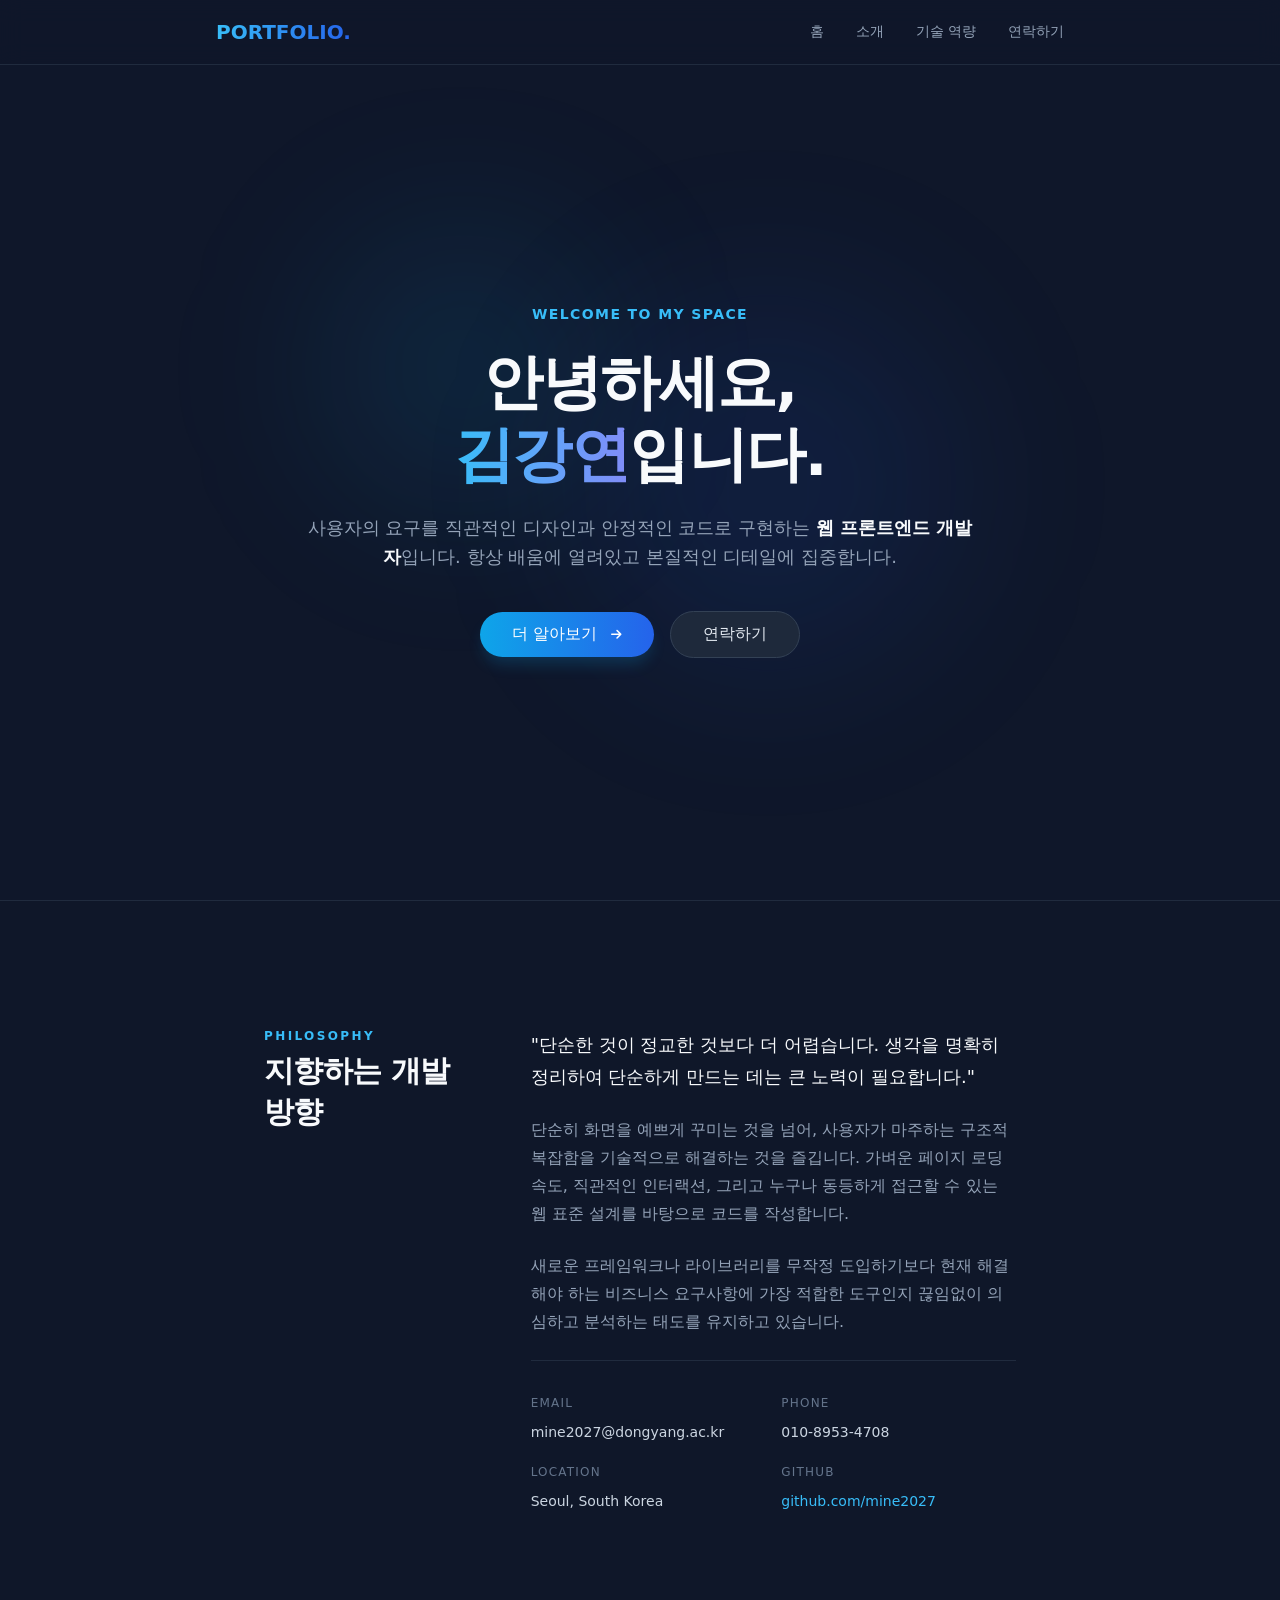
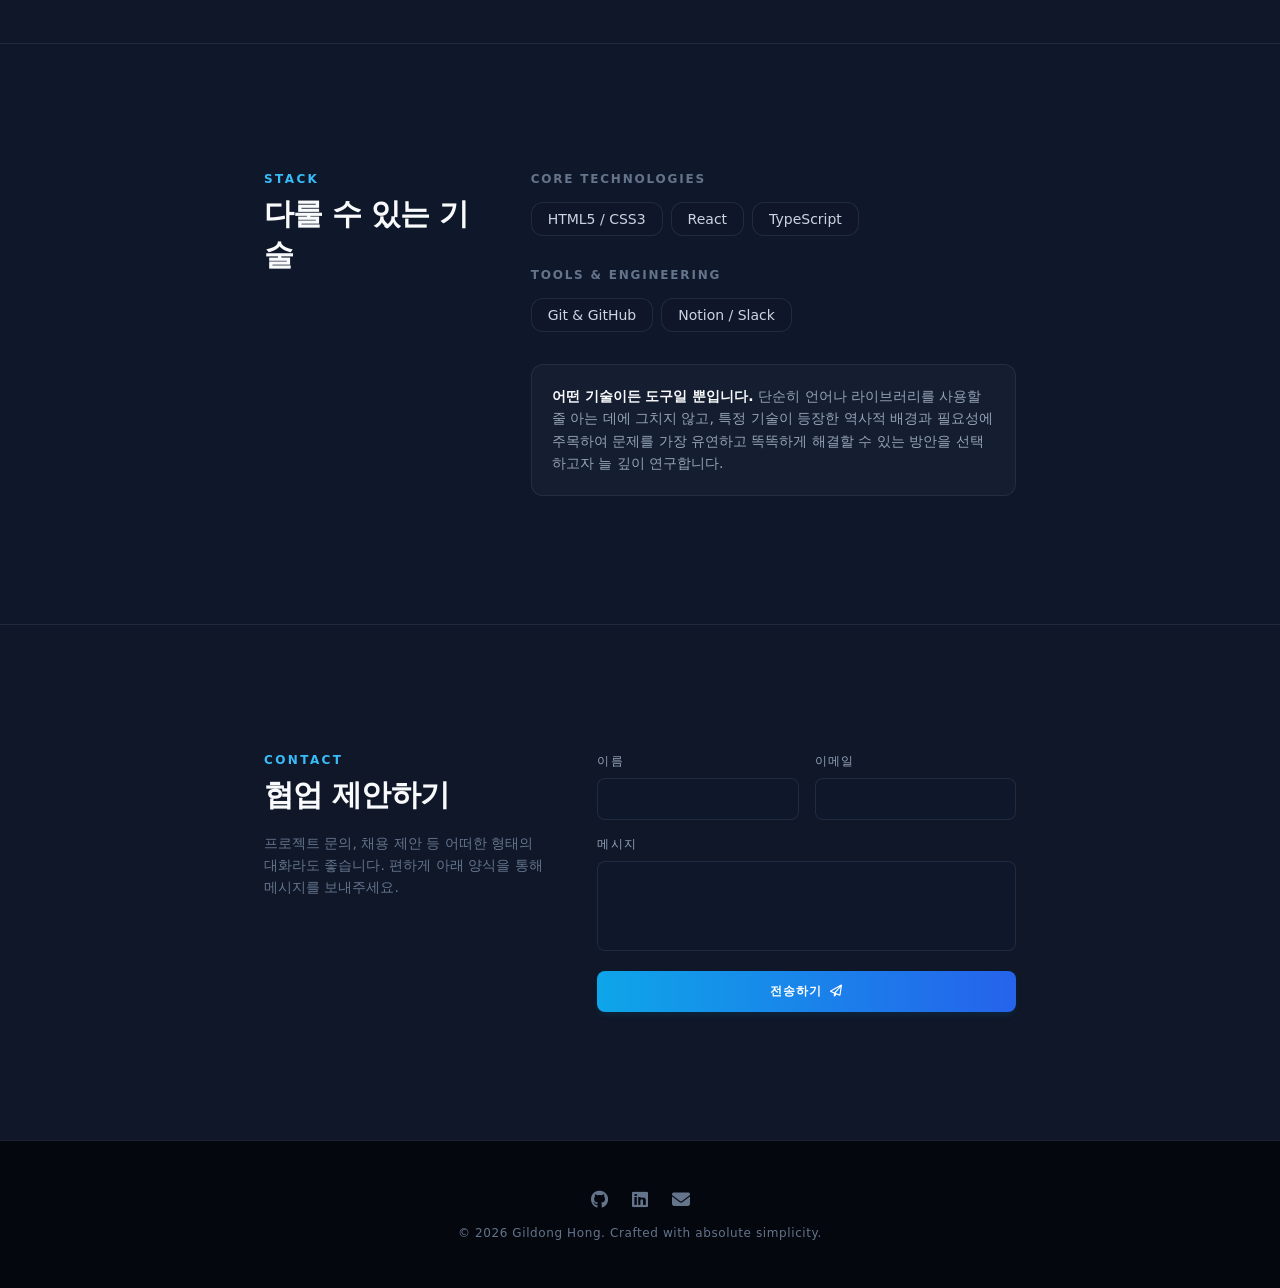
<file: index.html>
<!DOCTYPE html>
<html lang="ko">
<head>
  <meta charset="UTF-8">
  <meta name="viewport" content="width=device-width, initial-scale=1.0">
  <title>김강연 | 포트폴리오</title>
  <!-- Font Awesome 아이콘 -->
  <link rel="stylesheet" href="https://cdnjs.cloudflare.com/ajax/libs/font-awesome/6.4.0/css/all.min.css">
  <!-- 분리된 외부 스타일시트 불러오기 -->
  <link rel="stylesheet" href="style.css">
</head>
<body>

  <!-- 상단 네비게이션 -->
  <nav class="navbar">
    <div class="nav-container">
      <!-- 로고 -->
      <a href="#" class="nav-logo">PORTFOLIO.</a>
      
      <!-- 데스크톱 메뉴 -->
      <div class="nav-menu">
        <a href="#home" class="nav-link">홈</a>
        <a href="#about" class="nav-link">소개</a>
        <a href="#skills" class="nav-link">기술 역량</a>
        <a href="#contact" class="nav-link">연락하기</a>
      </div>
      
      <!-- 모바일 메뉴 토글 버튼 -->
      <button id="mobile-menu-btn" class="mobile-menu-btn" aria-label="메뉴 열기">
        <i class="fa-solid fa-bars"></i>
      </button>
    </div>

    <!-- 모바일 메뉴 (토글형) -->
    <div id="mobile-menu" class="mobile-menu">
      <a href="#home" class="mobile-nav-link">홈</a>
      <a href="#about" class="mobile-nav-link">소개</a>
      <a href="#skills" class="mobile-nav-link">기술 역량</a>
      <a href="#contact" class="mobile-nav-link">연락하기</a>
    </div>
  </nav>

  <!-- 홈 / 히어로 섹션 -->
  <section id="home" class="hero-section">
    <!-- 배경 글로우 효과 -->
    <div class="hero-glow-1"></div>
    <div class="hero-glow-2"></div>

    <div class="container hero-content">
      <p class="hero-subtitle">Welcome to my space</p>
      <h1 class="hero-title">
        안녕하세요, <br class="sm:hidden">
        <span class="hero-gradient-text">김강연</span>입니다.
      </h1>
      <p class="hero-desc">
        사용자의 요구를 직관적인 디자인과 안정적인 코드로 구현하는 <strong>웹 프론트엔드 개발자</strong>입니다. 항상 배움에 열려있고 본질적인 디테일에 집중합니다.
      </p>
      <div class="hero-buttons">
        <a href="#about" class="btn-primary">
          더 알아보기 <i class="fa-solid fa-arrow-right" style="margin-left: 0.5rem; font-size: 0.75rem;"></i>
        </a>
        <a href="#contact" class="btn-secondary">연락하기</a>
      </div>
    </div>
  </section>

  <!-- 소개 (About) 섹션 -->
  <section id="about" class="section-padding border-top" style="background-color: rgba(15, 23, 42, 0.4);">
    <div class="container">
      <div class="grid-layout">
        <!-- 왼쪽 헤더 -->
        <div class="section-header">
          <span class="section-tag">Philosophy</span>
          <h2 class="section-title">지향하는 개발 방향</h2>
        </div>
        <!-- 오른쪽 상세 텍스트 -->
        <div class="about-text">
          <p class="lead">
            "단순한 것이 정교한 것보다 더 어렵습니다. 생각을 명확히 정리하여 단순하게 만드는 데는 큰 노력이 필요합니다."
          </p>
          <p>
            단순히 화면을 예쁘게 꾸미는 것을 넘어, 사용자가 마주하는 구조적 복잡함을 기술적으로 해결하는 것을 즐깁니다. 가벼운 페이지 로딩 속도, 직관적인 인터랙션, 그리고 누구나 동등하게 접근할 수 있는 웹 표준 설계를 바탕으로 코드를 작성합니다.
          </p>
          <p>
            새로운 프레임워크나 라이브러리를 무작정 도입하기보다 현재 해결해야 하는 비즈니스 요구사항에 가장 적합한 도구인지 끊임없이 의심하고 분석하는 태도를 유지하고 있습니다.
          </p>

          <!-- 미니 연락 정보 표 -->
          <div class="info-grid">
            <div>
              <span class="info-item-label">Email</span>
              <span class="info-item-value">mine2027@dongyang.ac.kr</span>
            </div>
            <div>
              <span class="info-item-label">Phone</span>
              <span class="info-item-value">010-8953-4708</span>
            </div>
            <div>
              <span class="info-item-label">Location</span>
              <span class="info-item-value">Seoul, South Korea</span>
            </div>
            <div>
              <span class="info-item-label">Github</span>
              <span class="info-item-value"><a href="https://github.com/mine2027">github.com/mine2027</a></span>
            </div>
          </div>
        </div>
      </div>
    </div>
  </section>

  <!-- 기술 스택 (Skills) 섹션 -->
  <section id="skills" class="section-padding border-top">
    <div class="container">
      <div class="grid-layout">
        <!-- 왼쪽 헤더 -->
        <div class="section-header">
          <span class="section-tag">Stack</span>
          <h2 class="section-title">다룰 수 있는 기술</h2>
        </div>
        <!-- 오른쪽 리스트 -->
        <div class="skills-wrapper">
          <!-- 핵심 개발 스택 -->
          <div>
            <h3 class="skills-group-title">Core Technologies</h3>
            <div class="skills-tag-container">
              <span class="skills-tag">HTML5 / CSS3</span>
              <span class="skills-tag">React</span>
              <span class="skills-tag">TypeScript</span>
            </div>
          </div>

          <!-- 도구 및 협업 스택 -->
          <div>
            <h3 class="skills-group-title">Tools & Engineering</h3>
            <div class="skills-tag-container">
              <span class="skills-tag">Git & GitHub</span>
              <span class="skills-tag">Notion / Slack</span>
            </div>
          </div>

          <!-- 역량 요약 -->
          <div class="skills-summary-box">
            <strong>어떤 기술이든 도구일 뿐입니다.</strong> 단순히 언어나 라이브러리를 사용할 줄 아는 데에 그치지 않고, 특정 기술이 등장한 역사적 배경과 필요성에 주목하여 문제를 가장 유연하고 똑똑하게 해결할 수 있는 방안을 선택하고자 늘 깊이 연구합니다.
          </div>
        </div>
      </div>
    </div>
  </section>

  <!-- 연락처 (Contact) 섹션 -->
  <section id="contact" class="section-padding border-top" style="background-color: rgba(15, 23, 42, 0.4);">
    <div class="container">
      <div class="contact-grid">
        <!-- 설명 영역 -->
        <div class="contact-info-area">
          <span class="section-tag">Contact</span>
          <h2 class="section-title">협업 제안하기</h2>
          <p class="contact-info-desc">
            프로젝트 문의, 채용 제안 등 어떠한 형태의 대화라도 좋습니다. 편하게 아래 양식을 통해 메시지를 보내주세요.
          </p>
        </div>

        <!-- 폼 영역 -->
        <div class="contact-form-area">
          <form id="contact-form" class="contact-form" onsubmit="handleFormSubmit(event)">
            <div class="form-group-row">
              <div>
                <label for="name" class="form-label">이름</label>
                <input type="text" id="name" required class="form-input">
              </div>
              <div>
                <label for="email" class="form-label">이메일</label>
                <input type="email" id="email" required class="form-input">
              </div>
            </div>
            <div>
              <label for="message" class="form-label">메시지</label>
              <textarea id="message" rows="4" required class="form-textarea"></textarea>
            </div>
            
            <button type="submit" class="btn-submit">
              전송하기 <i class="fa-regular fa-paper-plane"></i>
            </button>
          </form>

          <!-- 커스텀 토스트 알림 피드백 -->
          <div id="status-toast" class="toast">
            <i class="fa-solid fa-circle-check toast-icon"></i>
            <div>
              <p class="toast-title">메시지가 발송되었습니다!</p>
              <p class="toast-desc">남겨주신 이메일로 빠르게 답변드리겠습니다.</p>
            </div>
          </div>
        </div>
      </div>
    </div>
  </section>

  <!-- 푸터 -->
  <footer class="footer">
    <div class="container">
      <div class="footer-links">
        <a href="#" class="footer-link"><i class="fa-brands fa-github"></i></a>
        <a href="#" class="footer-link"><i class="fa-brands fa-linkedin"></i></a>
        <a href="#" class="footer-link"><i class="fa-solid fa-envelope"></i></a>
      </div>
      <p class="footer-copyright">&copy; 2026 Gildong Hong. Crafted with absolute simplicity.</p>
    </div>
  </footer>

  <script>
    // 모바일 메뉴 토글 스크립트
    const mobileMenuBtn = document.getElementById('mobile-menu-btn');
    const mobileMenu = document.getElementById('mobile-menu');

    mobileMenuBtn.addEventListener('click', () => {
      mobileMenu.classList.toggle('active');
      const icon = mobileMenuBtn.querySelector('i');
      if (mobileMenu.classList.contains('active')) {
        icon.className = 'fa-solid fa-xmark';
      } else {
        icon.className = 'fa-solid fa-bars';
      }
    });

    // 네비게이션 클릭 시 모바일 메뉴 자동 숨김
    const mobileLinks = mobileMenu.querySelectorAll('a');
    mobileLinks.forEach(link => {
      link.addEventListener('click', () => {
        mobileMenu.classList.remove('active');
        mobileMenuBtn.querySelector('i').className = 'fa-solid fa-bars';
      });
    });

    // 가상 메시지 전송 로직
    function handleFormSubmit(event) {
      event.preventDefault();
      
      const form = document.getElementById('contact-form');
      const toast = document.getElementById('status-toast');
      
      // 토스트 알림 노출 및 활성화
      toast.classList.add('active');

      // 입력 값 초기화
      form.reset();

      // 4초 후 토스트 알림 제거
      setTimeout(() => {
        toast.classList.remove('active');
      }, 4000);
    }
  </script>
</body>
</html>
</file>
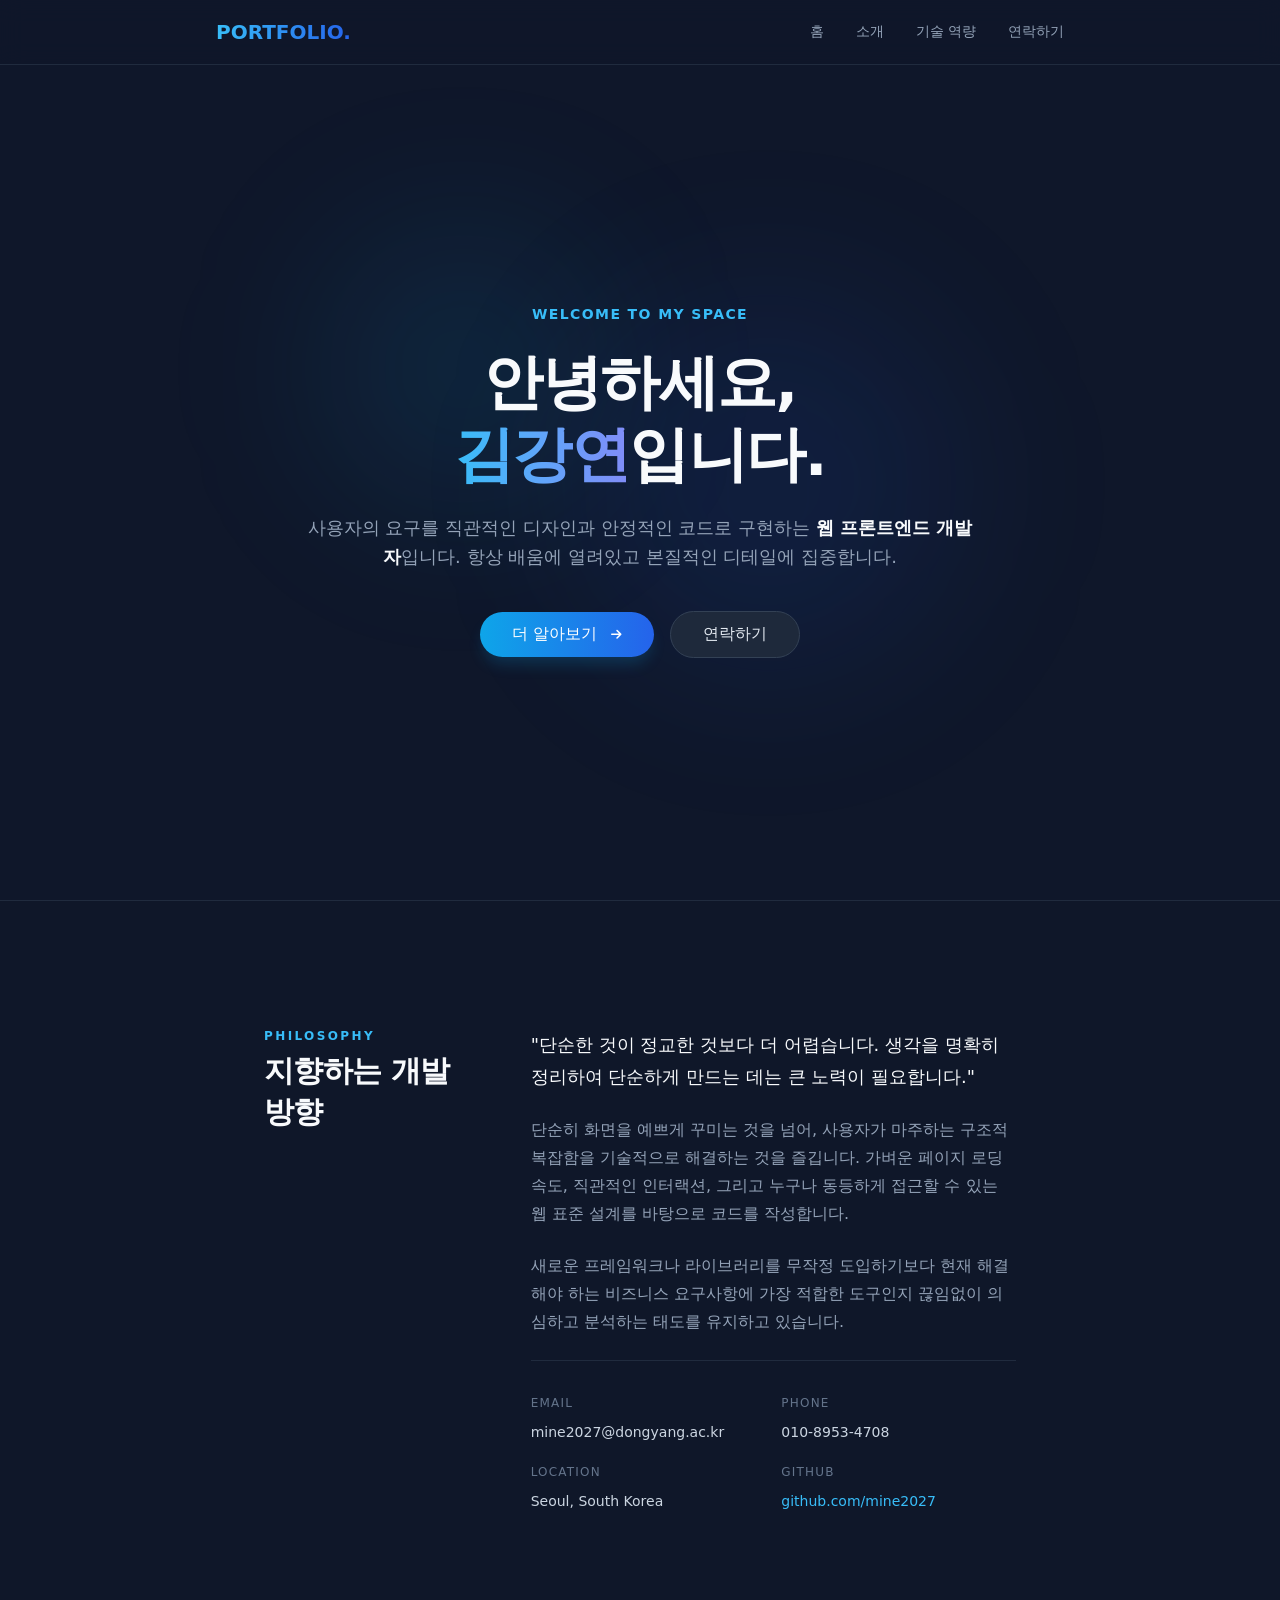
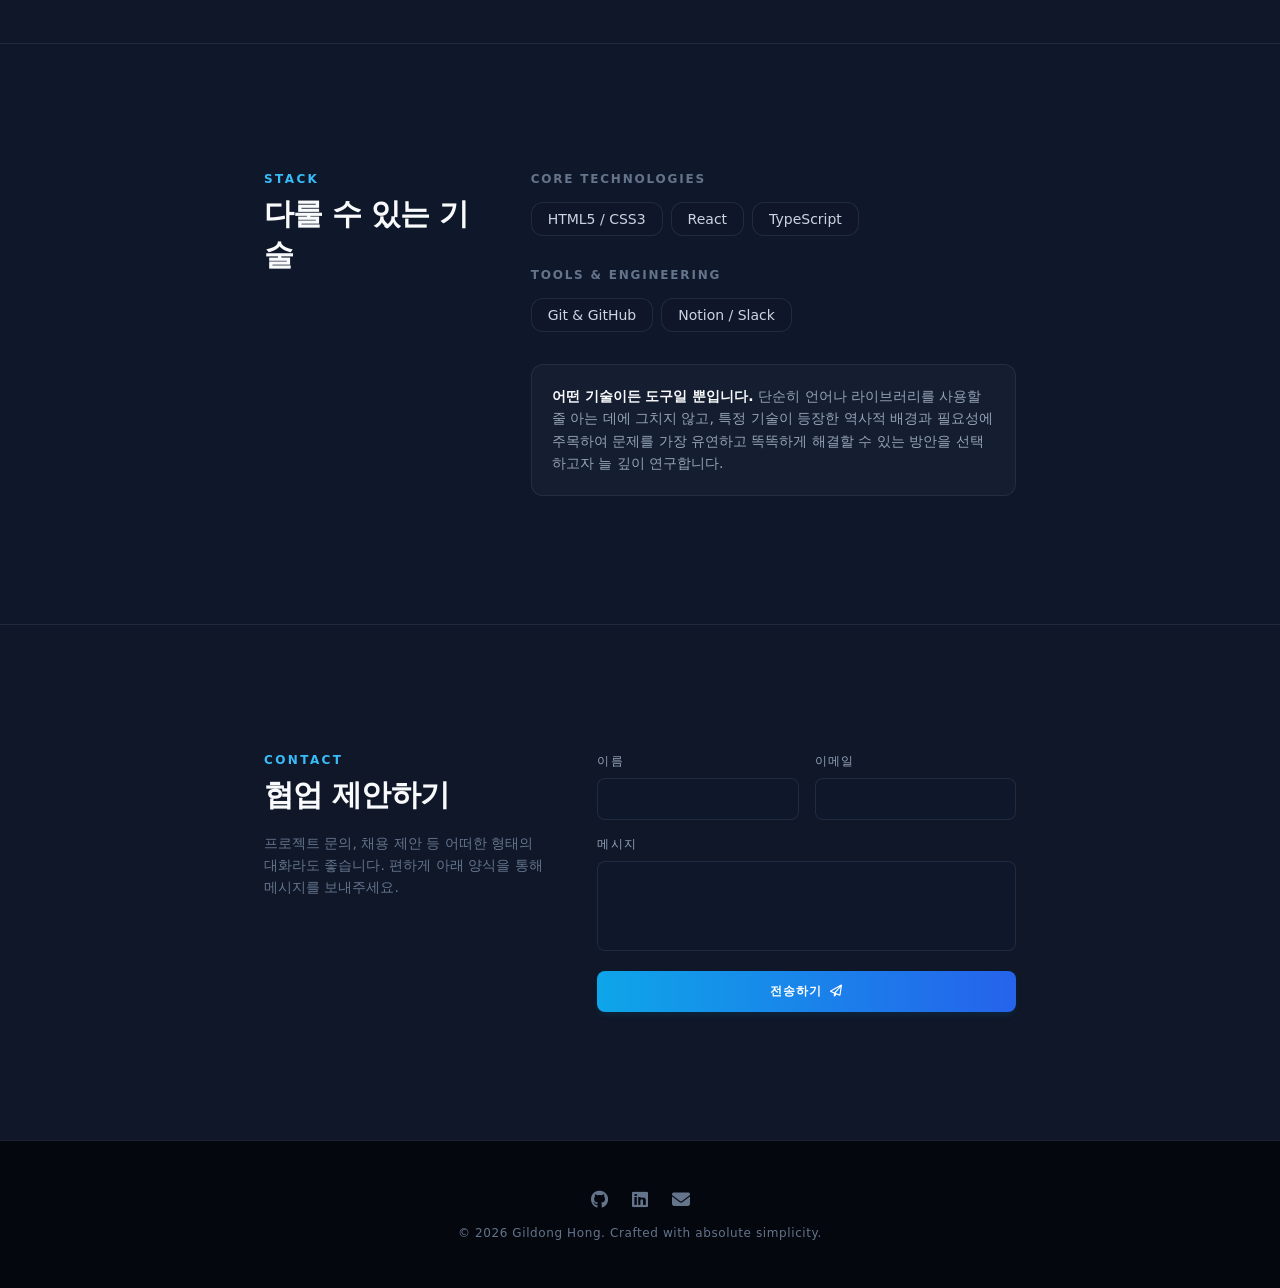
<file: mine2027.html>
<!DOCTYPE html>
<html lang="ko">
<head>
  <meta charset="UTF-8">
  <meta name="viewport" content="width=device-width, initial-scale=1.0">
  <title>김강연 | 포트폴리오</title>
  <!-- Font Awesome 아이콘 -->
  <link rel="stylesheet" href="https://cdnjs.cloudflare.com/ajax/libs/font-awesome/6.4.0/css/all.min.css">
  <!-- 분리된 외부 스타일시트 불러오기 -->
  <link rel="stylesheet" href="style.css">
</head>
<body>

  <!-- 상단 네비게이션 -->
  <nav class="navbar">
    <div class="nav-container">
      <!-- 로고 -->
      <a href="#" class="nav-logo">PORTFOLIO.</a>
      
      <!-- 데스크톱 메뉴 -->
      <div class="nav-menu">
        <a href="#home" class="nav-link">홈</a>
        <a href="#about" class="nav-link">소개</a>
        <a href="#skills" class="nav-link">기술 역량</a>
        <a href="#contact" class="nav-link">연락하기</a>
      </div>
      
      <!-- 모바일 메뉴 토글 버튼 -->
      <button id="mobile-menu-btn" class="mobile-menu-btn" aria-label="메뉴 열기">
        <i class="fa-solid fa-bars"></i>
      </button>
    </div>

    <!-- 모바일 메뉴 (토글형) -->
    <div id="mobile-menu" class="mobile-menu">
      <a href="#home" class="mobile-nav-link">홈</a>
      <a href="#about" class="mobile-nav-link">소개</a>
      <a href="#skills" class="mobile-nav-link">기술 역량</a>
      <a href="#contact" class="mobile-nav-link">연락하기</a>
    </div>
  </nav>

  <!-- 홈 / 히어로 섹션 -->
  <section id="home" class="hero-section">
    <!-- 배경 글로우 효과 -->
    <div class="hero-glow-1"></div>
    <div class="hero-glow-2"></div>

    <div class="container hero-content">
      <p class="hero-subtitle">Welcome to my space</p>
      <h1 class="hero-title">
        안녕하세요, <br class="sm:hidden">
        <span class="hero-gradient-text">김강연</span>입니다.
      </h1>
      <p class="hero-desc">
        사용자의 요구를 직관적인 디자인과 안정적인 코드로 구현하는 <strong>웹 프론트엔드 개발자</strong>입니다. 항상 배움에 열려있고 본질적인 디테일에 집중합니다.
      </p>
      <div class="hero-buttons">
        <a href="#about" class="btn-primary">
          더 알아보기 <i class="fa-solid fa-arrow-right" style="margin-left: 0.5rem; font-size: 0.75rem;"></i>
        </a>
        <a href="#contact" class="btn-secondary">연락하기</a>
      </div>
    </div>
  </section>

  <!-- 소개 (About) 섹션 -->
  <section id="about" class="section-padding border-top" style="background-color: rgba(15, 23, 42, 0.4);">
    <div class="container">
      <div class="grid-layout">
        <!-- 왼쪽 헤더 -->
        <div class="section-header">
          <span class="section-tag">Philosophy</span>
          <h2 class="section-title">지향하는 개발 방향</h2>
        </div>
        <!-- 오른쪽 상세 텍스트 -->
        <div class="about-text">
          <p class="lead">
            "단순한 것이 정교한 것보다 더 어렵습니다. 생각을 명확히 정리하여 단순하게 만드는 데는 큰 노력이 필요합니다."
          </p>
          <p>
            단순히 화면을 예쁘게 꾸미는 것을 넘어, 사용자가 마주하는 구조적 복잡함을 기술적으로 해결하는 것을 즐깁니다. 가벼운 페이지 로딩 속도, 직관적인 인터랙션, 그리고 누구나 동등하게 접근할 수 있는 웹 표준 설계를 바탕으로 코드를 작성합니다.
          </p>
          <p>
            새로운 프레임워크나 라이브러리를 무작정 도입하기보다 현재 해결해야 하는 비즈니스 요구사항에 가장 적합한 도구인지 끊임없이 의심하고 분석하는 태도를 유지하고 있습니다.
          </p>

          <!-- 미니 연락 정보 표 -->
          <div class="info-grid">
            <div>
              <span class="info-item-label">Email</span>
              <span class="info-item-value">mine2027@dongyang.ac.kr</span>
            </div>
            <div>
              <span class="info-item-label">Phone</span>
              <span class="info-item-value">010-8953-4708</span>
            </div>
            <div>
              <span class="info-item-label">Location</span>
              <span class="info-item-value">Seoul, South Korea</span>
            </div>
            <div>
              <span class="info-item-label">Github</span>
              <span class="info-item-value"><a href="https://github.com/mine2027">github.com/mine2027</a></span>
            </div>
          </div>
        </div>
      </div>
    </div>
  </section>

  <!-- 기술 스택 (Skills) 섹션 -->
  <section id="skills" class="section-padding border-top">
    <div class="container">
      <div class="grid-layout">
        <!-- 왼쪽 헤더 -->
        <div class="section-header">
          <span class="section-tag">Stack</span>
          <h2 class="section-title">다룰 수 있는 기술</h2>
        </div>
        <!-- 오른쪽 리스트 -->
        <div class="skills-wrapper">
          <!-- 핵심 개발 스택 -->
          <div>
            <h3 class="skills-group-title">Core Technologies</h3>
            <div class="skills-tag-container">
              <span class="skills-tag">HTML5 / CSS3</span>
              <span class="skills-tag">React</span>
              <span class="skills-tag">TypeScript</span>
            </div>
          </div>

          <!-- 도구 및 협업 스택 -->
          <div>
            <h3 class="skills-group-title">Tools & Engineering</h3>
            <div class="skills-tag-container">
              <span class="skills-tag">Git & GitHub</span>
              <span class="skills-tag">Notion / Slack</span>
            </div>
          </div>

          <!-- 역량 요약 -->
          <div class="skills-summary-box">
            <strong>어떤 기술이든 도구일 뿐입니다.</strong> 단순히 언어나 라이브러리를 사용할 줄 아는 데에 그치지 않고, 특정 기술이 등장한 역사적 배경과 필요성에 주목하여 문제를 가장 유연하고 똑똑하게 해결할 수 있는 방안을 선택하고자 늘 깊이 연구합니다.
          </div>
        </div>
      </div>
    </div>
  </section>

  <!-- 연락처 (Contact) 섹션 -->
  <section id="contact" class="section-padding border-top" style="background-color: rgba(15, 23, 42, 0.4);">
    <div class="container">
      <div class="contact-grid">
        <!-- 설명 영역 -->
        <div class="contact-info-area">
          <span class="section-tag">Contact</span>
          <h2 class="section-title">협업 제안하기</h2>
          <p class="contact-info-desc">
            프로젝트 문의, 채용 제안 등 어떠한 형태의 대화라도 좋습니다. 편하게 아래 양식을 통해 메시지를 보내주세요.
          </p>
        </div>

        <!-- 폼 영역 -->
        <div class="contact-form-area">
          <form id="contact-form" class="contact-form" onsubmit="handleFormSubmit(event)">
            <div class="form-group-row">
              <div>
                <label for="name" class="form-label">이름</label>
                <input type="text" id="name" required class="form-input">
              </div>
              <div>
                <label for="email" class="form-label">이메일</label>
                <input type="email" id="email" required class="form-input">
              </div>
            </div>
            <div>
              <label for="message" class="form-label">메시지</label>
              <textarea id="message" rows="4" required class="form-textarea"></textarea>
            </div>
            
            <button type="submit" class="btn-submit">
              전송하기 <i class="fa-regular fa-paper-plane"></i>
            </button>
          </form>

          <!-- 커스텀 토스트 알림 피드백 -->
          <div id="status-toast" class="toast">
            <i class="fa-solid fa-circle-check toast-icon"></i>
            <div>
              <p class="toast-title">메시지가 발송되었습니다!</p>
              <p class="toast-desc">남겨주신 이메일로 빠르게 답변드리겠습니다.</p>
            </div>
          </div>
        </div>
      </div>
    </div>
  </section>

  <!-- 푸터 -->
  <footer class="footer">
    <div class="container">
      <div class="footer-links">
        <a href="#" class="footer-link"><i class="fa-brands fa-github"></i></a>
        <a href="#" class="footer-link"><i class="fa-brands fa-linkedin"></i></a>
        <a href="#" class="footer-link"><i class="fa-solid fa-envelope"></i></a>
      </div>
      <p class="footer-copyright">&copy; 2026 Gildong Hong. Crafted with absolute simplicity.</p>
    </div>
  </footer>

  <script>
    // 모바일 메뉴 토글 스크립트
    const mobileMenuBtn = document.getElementById('mobile-menu-btn');
    const mobileMenu = document.getElementById('mobile-menu');

    mobileMenuBtn.addEventListener('click', () => {
      mobileMenu.classList.toggle('active');
      const icon = mobileMenuBtn.querySelector('i');
      if (mobileMenu.classList.contains('active')) {
        icon.className = 'fa-solid fa-xmark';
      } else {
        icon.className = 'fa-solid fa-bars';
      }
    });

    // 네비게이션 클릭 시 모바일 메뉴 자동 숨김
    const mobileLinks = mobileMenu.querySelectorAll('a');
    mobileLinks.forEach(link => {
      link.addEventListener('click', () => {
        mobileMenu.classList.remove('active');
        mobileMenuBtn.querySelector('i').className = 'fa-solid fa-bars';
      });
    });

    // 가상 메시지 전송 로직
    function handleFormSubmit(event) {
      event.preventDefault();
      
      const form = document.getElementById('contact-form');
      const toast = document.getElementById('status-toast');
      
      // 토스트 알림 노출 및 활성화
      toast.classList.add('active');

      // 입력 값 초기화
      form.reset();

      // 4초 후 토스트 알림 제거
      setTimeout(() => {
        toast.classList.remove('active');
      }, 4000);
    }
  </script>
</body>
</html>
</file>
<file: style.css>
/* ==========================================
   CSS 스타일시트 (style.css)
   ========================================== */

/* 변수 및 초기화 */
:root {
  --color-bg-dark: #0f172a;
  --color-bg-darker: #05070f;
  --color-bg-card: rgba(30, 41, 59, 0.4);
  --color-border: rgba(51, 65, 85, 0.5);
  --color-text-primary: #f8fafc;
  --color-text-secondary: #94a3b8;
  --color-text-muted: #64748b;
  --color-sky-400: #38bdf8;
  --color-sky-500: #0ea5e9;
  --color-blue-600: #2563eb;
  --font-sans: system-ui, -apple-system, BlinkMacSystemFont, "Segoe UI", Roboto, "Helvetica Neue", Arial, sans-serif;
}

* {
  box-sizing: border-box;
  margin: 0;
  padding: 0;
}

html {
  scroll-behavior: smooth;
  font-family: var(--font-sans);
  background-color: var(--color-bg-dark);
  color: var(--color-text-secondary);
}

/* 커스텀 스크롤바 */
::-webkit-scrollbar {
  width: 6px;
}
::-webkit-scrollbar-track {
  background: var(--color-bg-dark);
}
::-webkit-scrollbar-thumb {
  background: #1e293b;
  border-radius: 3px;
}
::-webkit-scrollbar-thumb:hover {
  background: var(--color-sky-500);
}

/* 유틸리티 및 공통 레이아웃 */
.container {
  max-width: 800px;
  margin: 0 auto;
  padding: 0 1.5rem;
}

.section-padding {
  padding: 8rem 0;
}

.border-top {
  border-top: 1px solid var(--color-border);
}

/* 네비게이션 바 */
.navbar {
  position: fixed;
  top: 0;
  left: 0;
  right: 0;
  z-index: 50;
  background-color: rgba(15, 23, 42, 0.8);
  backdrop-filter: blur(12px);
  border-bottom: 1px solid var(--color-border);
}

.nav-container {
  max-width: 896px;
  margin: 0 auto;
  padding: 0 1.5rem;
  display: flex;
  align-items: center;
  justify-content: space-between;
  height: 4rem;
}

.nav-logo {
  font-size: 1.25rem;
  font-weight: 800;
  text-decoration: none;
  background: linear-gradient(to right, var(--color-sky-400), var(--color-blue-600));
  -webkit-background-clip: text;
  -webkit-text-fill-color: transparent;
}

.nav-menu {
  display: flex;
  gap: 2rem;
}

.nav-link {
  font-size: 0.875rem;
  font-weight: 500;
  color: var(--color-text-secondary);
  text-decoration: none;
  transition: color 0.2s ease;
}

.nav-link:hover {
  color: var(--color-sky-400);
}

.mobile-menu-btn {
  display: none;
  background: none;
  border: none;
  color: var(--color-text-secondary);
  cursor: pointer;
  font-size: 1.125rem;
}

/* 모바일 네비게이션 */
.mobile-menu {
  display: none;
  background-color: var(--color-bg-dark);
  border-bottom: 1px solid var(--color-border);
  padding: 1rem 1.5rem;
}

.mobile-menu.active {
  display: block;
}

.mobile-nav-link {
  display: block;
  padding: 0.75rem 0;
  font-size: 0.875rem;
  font-weight: 500;
  color: var(--color-text-secondary);
  text-decoration: none;
  border-bottom: 1px solid rgba(255, 255, 255, 0.03);
}

/* 히어로 섹션 */
.hero-section {
  min-height: 100vh;
  display: flex;
  align-items: center;
  justify-content: center;
  position: relative;
  overflow: hidden;
  padding-top: 4rem;
}

.hero-glow-1 {
  position: absolute;
  top: 25%;
  left: 25%;
  width: 18rem;
  height: 18rem;
  background-color: rgba(14, 165, 233, 0.1);
  border-radius: 50%;
  filter: blur(80px);
  pointer-events: none;
}

.hero-glow-2 {
  position: absolute;
  bottom: 25%;
  right: 25%;
  width: 24rem;
  height: 24rem;
  background-color: rgba(37, 99, 235, 0.1);
  border-radius: 50%;
  filter: blur(80px);
  pointer-events: none;
}

.hero-content {
  text-align: center;
  z-index: 10;
}

.hero-subtitle {
  color: var(--color-sky-400);
  font-weight: 600;
  letter-spacing: 0.1em;
  text-transform: uppercase;
  font-size: 0.875rem;
  margin-bottom: 1.5rem;
}

.hero-title {
  font-size: 2.5rem;
  font-weight: 800;
  color: var(--color-text-primary);
  line-height: 1.2;
  margin-bottom: 1.5rem;
  letter-spacing: -0.025em;
}

.hero-gradient-text {
  background: linear-gradient(to right, var(--color-sky-400), #60a5fa, #818cf8);
  -webkit-background-clip: text;
  -webkit-text-fill-color: transparent;
}

.hero-desc {
  font-size: 1.125rem;
  color: var(--color-text-secondary);
  max-width: 42rem;
  margin: 0 auto 2.5rem;
  line-height: 1.6;
}

.hero-desc strong {
  color: var(--color-text-primary);
}

.hero-buttons {
  display: flex;
  flex-direction: column;
  align-items: center;
  justify-content: center;
  gap: 1rem;
}

/* 버튼 스타일 */
.btn-primary {
  display: inline-block;
  width: 100%;
  padding: 0.75rem 2rem;
  background: linear-gradient(to right, var(--color-sky-500), var(--color-blue-600));
  color: white;
  font-weight: 500;
  border-radius: 9999px;
  text-decoration: none;
  text-align: center;
  box-shadow: 0 10px 15px -3px rgba(14, 165, 233, 0.2);
  transition: all 0.2s ease;
}

.btn-primary:hover {
  background: linear-gradient(to right, var(--color-sky-400), var(--color-sky-500));
  box-shadow: 0 10px 15px -3px rgba(14, 165, 233, 0.3);
}

.btn-secondary {
  display: inline-block;
  width: 100%;
  padding: 0.75rem 2rem;
  background-color: #1e293b;
  border: 1px solid #334155;
  color: #e2e8f0;
  font-weight: 500;
  border-radius: 9999px;
  text-decoration: none;
  text-align: center;
  transition: all 0.2s ease;
}

.btn-secondary:hover {
  background-color: #334155;
  color: white;
}

/* 소개 & 기술스택 레이아웃 공통 */
.section-header {
  margin-bottom: 3rem;
}

.section-tag {
  font-size: 0.75rem;
  font-weight: 600;
  text-transform: uppercase;
  letter-spacing: 0.2em;
  color: var(--color-sky-400);
  display: block;
  margin-bottom: 0.5rem;
}

.section-title {
  font-size: 1.875rem;
  font-weight: 700;
  color: var(--color-text-primary);
  letter-spacing: -0.025em;
}

.grid-layout {
  display: grid;
  grid-template-columns: 1fr;
  gap: 3rem;
}

.about-text {
  font-size: 1rem;
  line-height: 1.75;
  color: var(--color-text-secondary);
}

.about-text p {
  margin-bottom: 1.5rem;
}

.about-text .lead {
  color: var(--color-text-primary);
  font-size: 1.125rem;
  font-weight: 300;
}

/* 미니 정보 그리드 */
.info-grid {
  display: grid;
  grid-template-columns: repeat(2, 1fr);
  gap: 1rem;
  padding-top: 2rem;
  border-top: 1px solid var(--color-border);
}

.info-item-label {
  display: block;
  font-size: 0.75rem;
  color: var(--color-text-muted);
  text-transform: uppercase;
  letter-spacing: 0.1em;
  margin-bottom: 0.25rem;
}

.info-item-value {
  font-size: 0.875rem;
  font-weight: 500;
  color: #cbd5e1;
}

.info-item-value a {
  color: var(--color-sky-400);
  text-decoration: none;
}

.info-item-value a:hover {
  text-decoration: underline;
}

/* 기술 역량 (Skills) */
.skills-wrapper {
  display: flex;
  flex-direction: column;
  gap: 2rem;
}

.skills-group-title {
  font-size: 0.75rem;
  font-weight: 600;
  color: var(--color-text-muted);
  text-transform: uppercase;
  letter-spacing: 0.15em;
  margin-bottom: 1rem;
}

.skills-tag-container {
  display: flex;
  flex-wrap: wrap;
  gap: 0.5rem;
}

.skills-tag {
  background-color: rgba(15, 23, 42, 0.8);
  border: 1px solid var(--color-border);
  color: #cbd5e1;
  padding: 0.5rem 1rem;
  border-radius: 0.75rem;
  font-size: 0.875rem;
}

.skills-summary-box {
  padding: 1.25rem;
  background-color: var(--color-bg-card);
  border: 1px solid var(--color-border);
  border-radius: 0.75rem;
  font-size: 0.875rem;
  line-height: 1.6;
  color: var(--color-text-secondary);
}

.skills-summary-box strong {
  color: var(--color-text-primary);
}

/* 연락하기 (Contact) */
.contact-grid {
  display: grid;
  grid-template-columns: 1fr;
  gap: 3rem;
}

.contact-info-desc {
  font-size: 0.875rem;
  color: var(--color-text-muted);
  line-height: 1.6;
  margin-top: 1rem;
}

.contact-form {
  display: flex;
  flex-direction: column;
  gap: 1rem;
}

.form-group-row {
  display: grid;
  grid-template-columns: 1fr;
  gap: 1rem;
}

.form-label {
  display: block;
  font-size: 0.75rem;
  font-weight: 500;
  color: var(--color-text-secondary);
  text-transform: uppercase;
  letter-spacing: 0.1em;
  margin-bottom: 0.5rem;
}

.form-input, .form-textarea {
  width: 100%;
  background-color: var(--color-bg-dark);
  border: 1px solid var(--color-border);
  border-radius: 0.5rem;
  padding: 0.75rem 1rem;
  font-size: 0.875rem;
  color: white;
  transition: border-color 0.2s ease;
}

.form-input:focus, .form-textarea:focus {
  outline: none;
  border-color: var(--color-sky-500);
}

.form-textarea {
  resize: none;
}

.btn-submit {
  width: 100%;
  padding: 0.75rem 1.5rem;
  background: linear-gradient(to right, var(--color-sky-500), var(--color-blue-600));
  color: white;
  font-size: 0.75rem;
  font-weight: 600;
  letter-spacing: 0.1em;
  text-transform: uppercase;
  border: none;
  border-radius: 0.5rem;
  cursor: pointer;
  display: flex;
  align-items: center;
  justify-content: center;
  gap: 0.5rem;
  box-shadow: 0 4px 6px -1px rgba(14, 165, 233, 0.1);
  transition: all 0.2s ease;
}

.btn-submit:hover {
  background: linear-gradient(to right, var(--color-sky-400), var(--color-sky-500));
}

/* 토스트 알림 */
.toast {
  display: none;
  position: fixed;
  bottom: 2rem;
  right: 2rem;
  background-color: var(--color-sky-500);
  color: white;
  padding: 1rem 1.25rem;
  border-radius: 0.75rem;
  box-shadow: 0 25px 50px -12px rgba(0, 0, 0, 0.5);
  align-items: center;
  gap: 0.75rem;
  z-index: 100;
  transform: translateY(1.5rem);
  transition: transform 0.3s ease;
}

.toast.active {
  display: flex;
  transform: translateY(0);
}

.toast-icon {
  font-size: 1.125rem;
}

.toast-title {
  font-weight: 700;
  font-size: 0.875rem;
}

.toast-desc {
  font-size: 0.75rem;
  color: #e0f2fe;
  margin-top: 0.125rem;
}

/* 푸터 */
.footer {
  background-color: var(--color-bg-darker);
  border-top: 1px solid var(--color-border);
  padding: 3rem 0;
  text-align: center;
  font-size: 0.75rem;
  color: var(--color-text-muted);
}

.footer-links {
  display: flex;
  justify-content: center;
  gap: 1.5rem;
  font-size: 1.125rem;
  margin-bottom: 1rem;
}

.footer-link {
  color: var(--color-text-muted);
  transition: color 0.2s ease;
}

.footer-link:hover {
  color: white;
}

.footer-copyright {
  letter-spacing: 0.05em;
}

/* ==========================================
   미디어 쿼리 (반응형 최적화)
   ========================================== */
@media (min-width: 640px) {
  .hero-title {
    font-size: 3.75rem;
  }
  .hero-buttons {
    flex-direction: row;
  }
  .btn-primary, .btn-secondary {
    width: auto;
  }
  .form-group-row {
    grid-template-columns: repeat(2, 1fr);
  }
  .btn-submit {
    width: auto;
  }
}

@media (min-width: 768px) {
  .grid-layout {
    grid-template-columns: repeat(12, minmax(0, 1fr));
  }
  .section-header {
    grid-span: 4;
    grid-column: span 4 / span 4;
  }
  .about-text, .skills-wrapper {
    grid-column: span 8 / span 8;
  }
  .contact-grid {
    grid-template-columns: repeat(12, minmax(0, 1fr));
  }
  .contact-info-area {
    grid-column: span 5 / span 5;
  }
  .contact-form-area {
    grid-column: span 7 / span 7;
  }
}

@media (max-width: 767px) {
  .nav-menu {
    display: none;
  }
  .mobile-menu-btn {
    display: inline-flex;
  }
}
</file>
